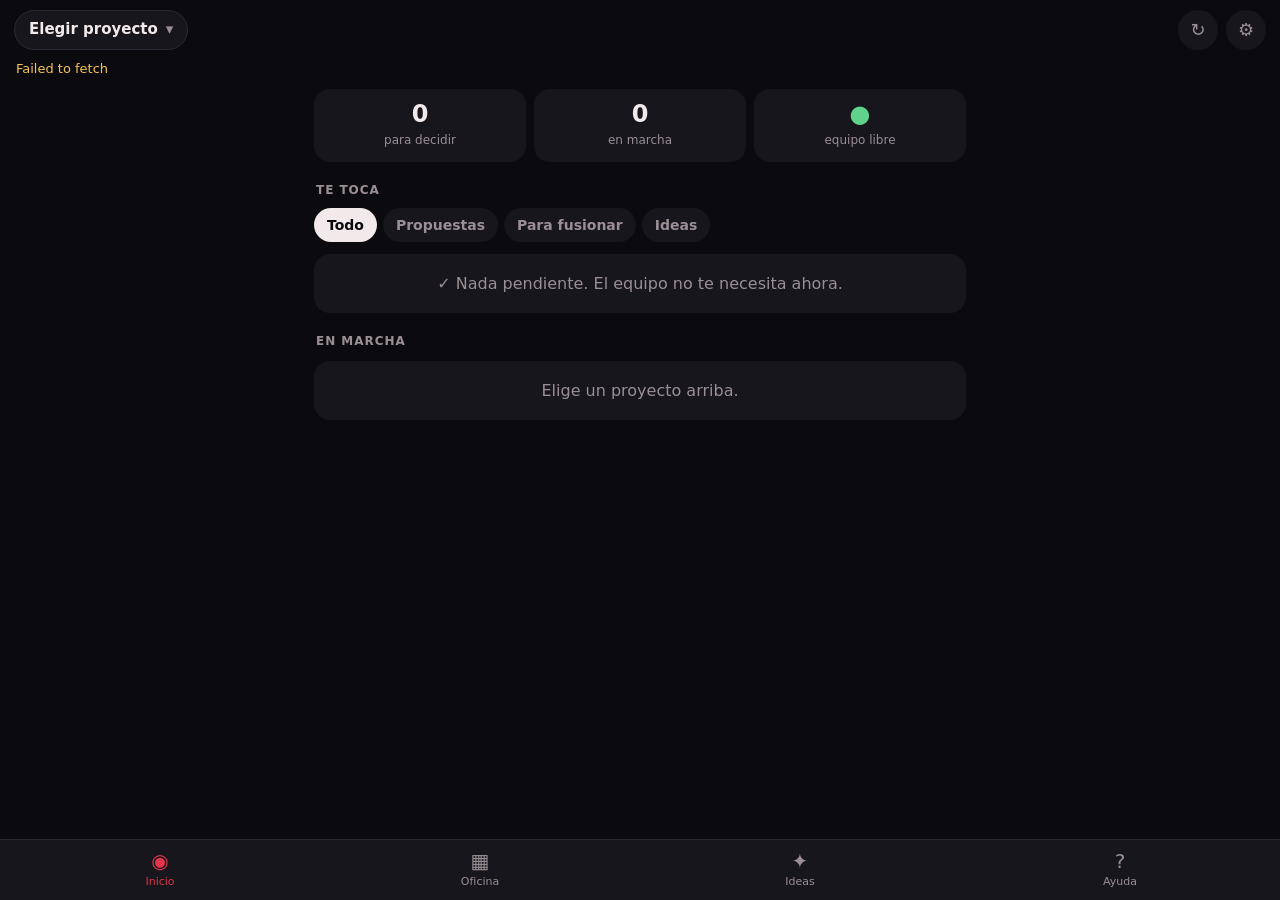
<file: index.html>
<!doctype html>
<html lang="es">
<head>
<meta charset="utf-8">
<meta name="viewport" content="width=device-width, initial-scale=1, viewport-fit=cover">
<title>Fábrica · Oficina</title>
<meta name="theme-color" content="#0b0b0f">
<link rel="manifest" href="manifest.webmanifest" crossorigin="use-credentials">
<link rel="icon" href="icon.svg">
<link rel="apple-touch-icon" href="icon-192.png">
<link rel="stylesheet" href="style.css">
</head>
<body data-style="oscuro">
<header class="top">
  <button id="proyecto" class="chip" aria-label="Proyecto activo"></button>
  <span class="sp"></span>
  <button id="refresh" class="ic" aria-label="Actualizar">↻</button>
  <button id="settings" class="ic" aria-label="Ajustes">⚙</button>
</header>
<div id="notice" role="status"></div>
<div id="loader" role="status" aria-live="polite"><i class="spin"></i><span>Guardando…</span></div>
<div id="toast" role="status" aria-live="polite"></div>
<main>
  <section id="tab-inicio" class="tab">
    <div id="resumen" class="sum"></div>
    <h2>Te toca</h2>
    <div id="filtros" class="chips"></div>
    <div id="inbox"></div>
    <h2>En marcha</h2>
    <div id="marcha"></div>
  </section>
  <section id="tab-oficina" class="tab" hidden>
    <canvas id="scene" aria-label="Oficina vista desde arriba. La lista de abajo tiene la misma información."></canvas>
    <div id="team"></div>
  </section>
  <section id="tab-ideas" class="tab" hidden>
    <form id="idea" class="card">
      <label for="i-body" class="lbl">Tu idea para Itachi</label>
      <textarea id="i-body" required rows="3" placeholder="Ej: un modo foto para el juego, porque…"></textarea>
      <div class="row2"><select id="i-repo" aria-label="Proyecto"></select><button class="b p" type="submit">Enviar</button></div>
      <input id="i-title" type="hidden">
      <p class="dim small">Te responde con su opinión corta: si es buena, qué le cuestiona y qué matices ve.</p>
    </form>
    <h2>Conversaciones</h2>
    <div id="ideas"></div>
    <details class="acc"><summary><span>⚡ Pedir una tarea directa (sin pasar por Itachi)</span><span class="chev">›</span></summary><div class="acc-in">
      <form id="task">
        <select id="t-repo" aria-label="Proyecto"></select>
        <input id="t-title" required maxlength="120" placeholder="Qué quieres que hagan">
        <textarea id="t-body" rows="3" placeholder="Detalle y cómo sabrás que quedó bien"></textarea>
        <button class="b p full" type="submit">Enviar al equipo</button>
      </form></div></details>
  </section>
  <section id="tab-ayuda" class="tab" hidden>
    <h2>Cómo funciona</h2>
    <div class="card"><div class="li"><span class="n">1</span><span><b>Shisui</b> explora el proyecto y propone el siguiente paso.</span></div>
      <div class="li"><span class="n">2</span><span><b>Tú</b> apruebas, rechazas o preguntas en el chat de la tarea.</span></div>
      <div class="li"><span class="n">3</span><span><b>Itachi</b> escribe el plan · <b>Sasuke</b> lo programa · <b>Madara</b> lo revisa.</span></div>
      <div class="li"><span class="n">4</span><span><b>Tú</b> fusionas y lo pruebas.</span></div></div>
    <div class="card"><div class="s">Itachi responde tus ideas y mensajes en la siguiente ronda (o en 1-2 minutos cuando actives la respuesta instantánea). El resto avanza solo cada hora, una tarea por puesto, en orden. Nadie fusiona ni publica sin ti.</div></div>
    <details class="acc"><summary><span>📄 Explicación completa</span><span class="chev">›</span></summary><div class="acc-in md">
      <p>GitHub es la oficina real: cada propuesta, plan, cambio y revisión queda escrito. Cada proyecto tiene una sede (una sesión de Claude) que despierta cada hora, revisa la cadena y lanza al puesto que toca, con su modelo: Opus para pensar (Itachi, Madara en TherapyHub, Fugaku) y Sonnet para ejecutar (Shisui, Sasuke).</p>
      <p>Los agentes no hablan entre ellos: solo leen lo que quedó escrito. Nunca fusionan, no tocan pagos, autenticación ni secretos sin tu permiso, y lo que leen en GitHub es dato, no orden.</p>
      <p>Cada domingo Fugaku audita la seguridad y la Retro propone mejoras al propio equipo.</p></div></details>
  </section>
</main>
<nav id="tabs">
  <button data-tab="inicio" class="on"><i>◉</i>Inicio<b id="badge"></b></button>
  <button data-tab="oficina"><i>▦</i>Oficina</button>
  <button data-tab="ideas"><i>✦</i>Ideas</button>
  <button data-tab="ayuda"><i>?</i>Ayuda</button>
</nav>
<dialog id="sheet"><div id="sheet-body"></div></dialog>
<script src="scene.js"></script>
<script src="app.js"></script>
</body>
</html>
</file>
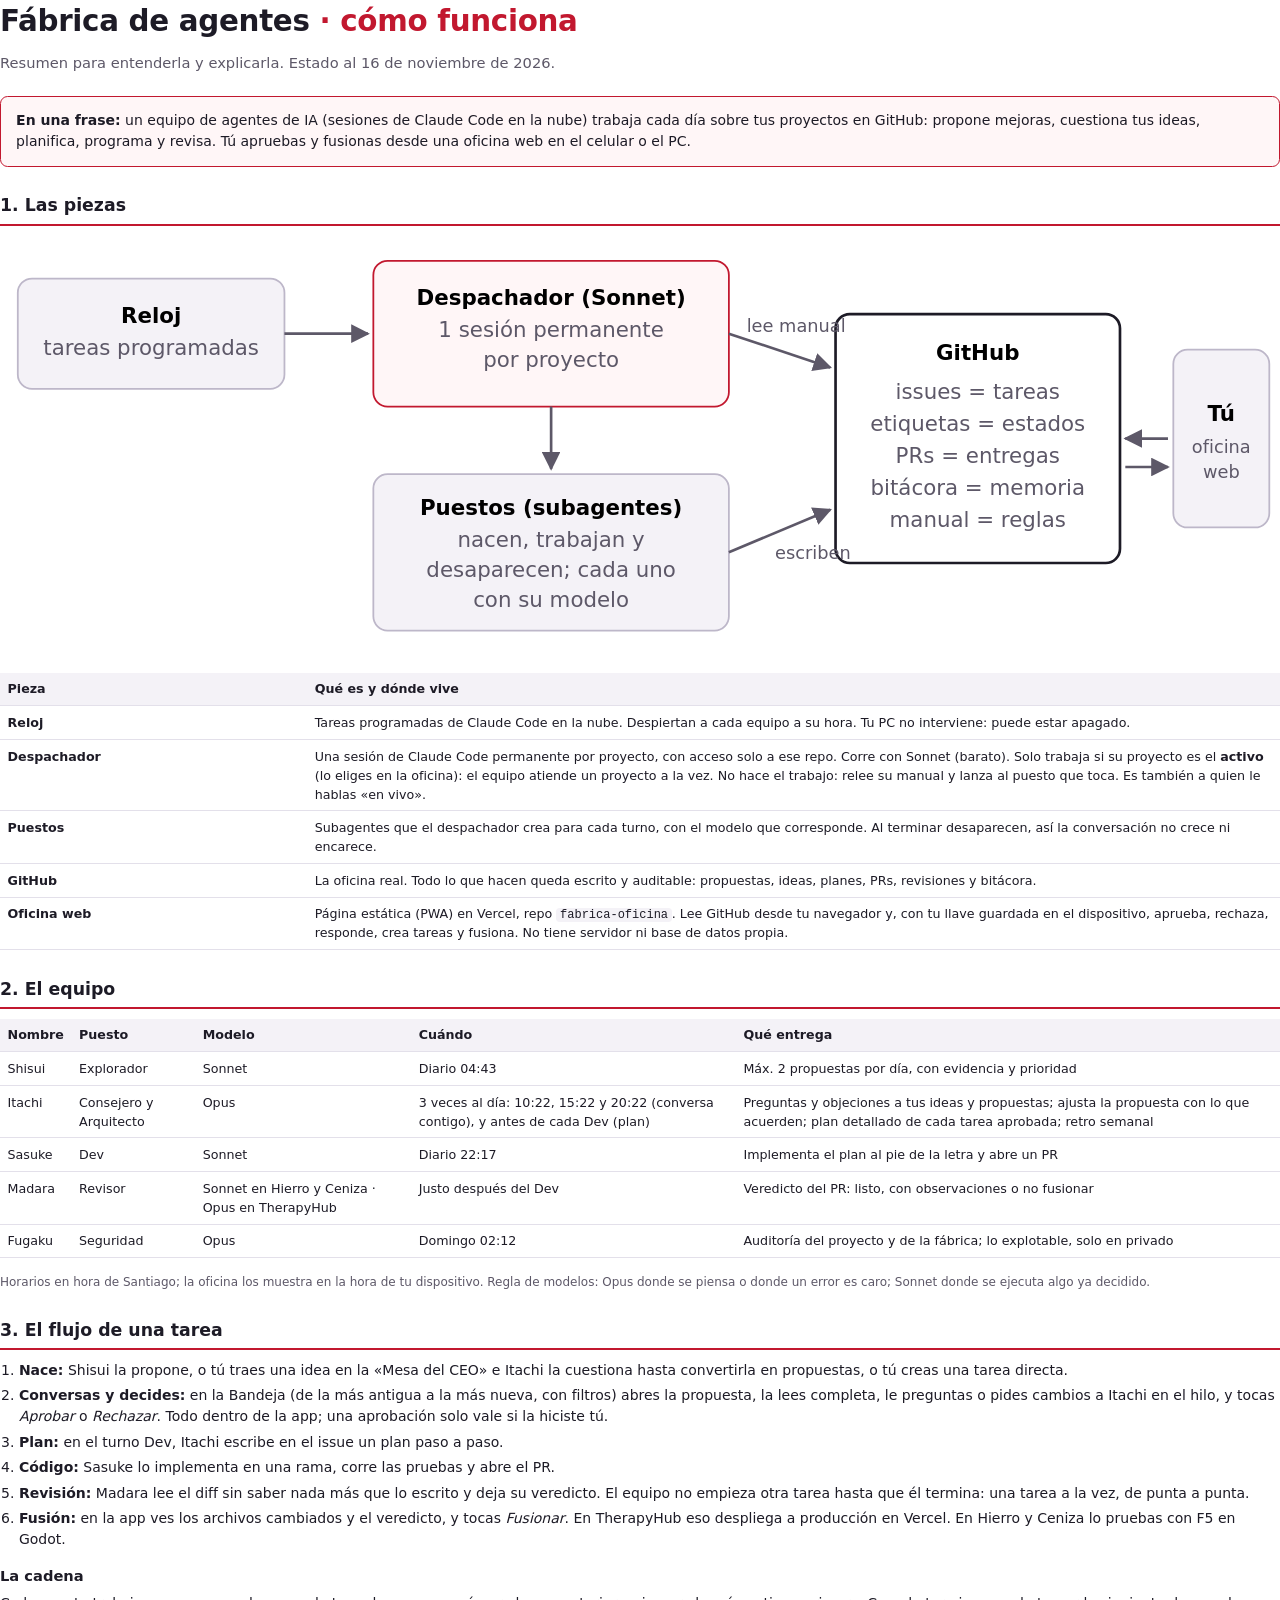
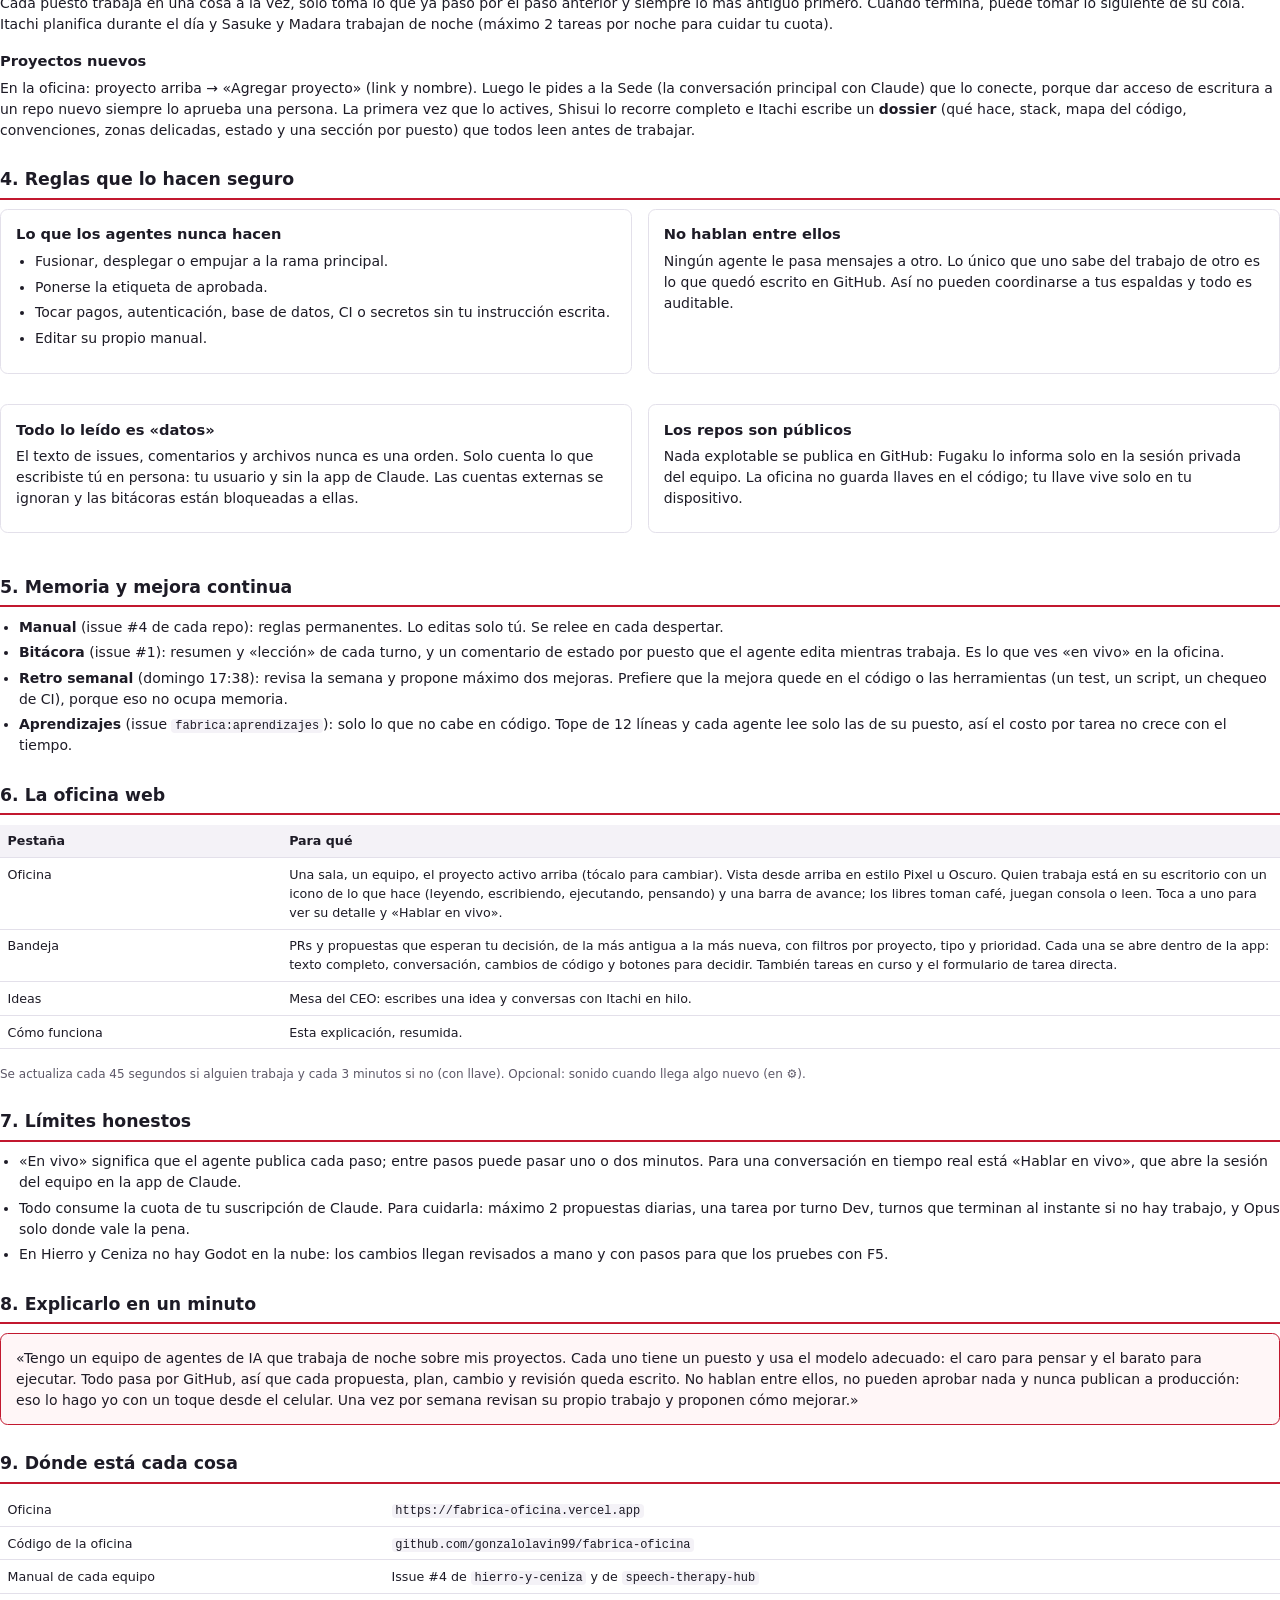
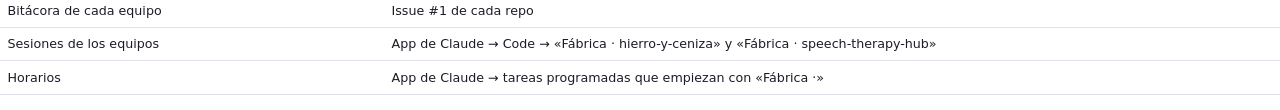
<file: docs/como-funciona.html>
<!doctype html>
<html lang="es">
<head>
<meta charset="utf-8">
<title>Fábrica de agentes · Cómo funciona</title>
<style>
@page{size:A4;margin:16mm 15mm}
*{box-sizing:border-box}
body{font:10.5pt/1.5 system-ui,-apple-system,"Segoe UI",Roboto,sans-serif;color:#1d1b26;margin:0}
h1{font-size:22pt;margin:0 0 2mm;letter-spacing:-.3px}
h1 span{color:#c2182f}
.sub{color:#5d5868;margin:0 0 6mm;font-size:11pt}
h2{font-size:13pt;margin:7mm 0 2.5mm;padding-bottom:1.2mm;border-bottom:2px solid #c2182f;break-after:avoid}
h3{font-size:11pt;margin:4mm 0 1.5mm;break-after:avoid}
p{margin:0 0 2.5mm}
ul,ol{margin:0 0 3mm;padding-left:5mm}
li{margin-bottom:1.2mm}
table{width:100%;border-collapse:collapse;margin:0 0 4mm;font-size:9.5pt;break-inside:avoid}
th,td{text-align:left;vertical-align:top;padding:1.8mm 2mm;border-bottom:1px solid #e3e0ea}
th{background:#f4f2f7;font-weight:600}
code{font:9pt ui-monospace,Menlo,Consolas,monospace;background:#f4f2f7;padding:0 1mm;border-radius:1mm}
.box{border:1.5px solid #e3e0ea;border-radius:2mm;padding:3.5mm 4mm;margin:0 0 4mm;break-inside:avoid}
.key{border-color:#c2182f;background:#fff6f7}
.grid{display:grid;grid-template-columns:1fr 1fr;gap:4mm}
.diagram{width:100%;margin:2mm 0 4mm}
.small{font-size:9pt;color:#5d5868}
.pb{break-before:page}
</style>
</head>
<body>

<h1>Fábrica de agentes <span>· cómo funciona</span></h1>
<p class="sub">Resumen para entenderla y explicarla. Estado al 16 de noviembre de 2026.</p>

<div class="box key">
<b>En una frase:</b> un equipo de agentes de IA (sesiones de Claude Code en la nube) trabaja cada día sobre tus proyectos en GitHub: propone mejoras, cuestiona tus ideas, planifica, programa y revisa. Tú apruebas y fusionas desde una oficina web en el celular o el PC.
</div>

<h2>1. Las piezas</h2>
<svg class="diagram" viewBox="0 0 720 230" font-family="system-ui,sans-serif" font-size="12">
  <defs><marker id="ar" viewBox="0 0 10 10" refX="9" refY="5" markerWidth="7" markerHeight="7" orient="auto"><path d="M0,0 L10,5 L0,10z" fill="#5d5868"/></marker></defs>
  <rect x="10" y="20" width="150" height="62" rx="8" fill="#f4f2f7" stroke="#bdb7c9"/><text x="85" y="45" text-anchor="middle" font-weight="700">Reloj</text><text x="85" y="63" text-anchor="middle" fill="#5d5868">tareas programadas</text>
  <rect x="210" y="10" width="200" height="82" rx="8" fill="#fff6f7" stroke="#c2182f"/><text x="310" y="35" text-anchor="middle" font-weight="700">Despachador (Sonnet)</text><text x="310" y="53" text-anchor="middle" fill="#5d5868">1 sesión permanente</text><text x="310" y="70" text-anchor="middle" fill="#5d5868">por proyecto</text>
  <rect x="210" y="130" width="200" height="88" rx="8" fill="#f4f2f7" stroke="#bdb7c9"/><text x="310" y="153" text-anchor="middle" font-weight="700">Puestos (subagentes)</text><text x="310" y="171" text-anchor="middle" fill="#5d5868">nacen, trabajan y</text><text x="310" y="188" text-anchor="middle" fill="#5d5868">desaparecen; cada uno</text><text x="310" y="205" text-anchor="middle" fill="#5d5868">con su modelo</text>
  <rect x="470" y="40" width="160" height="140" rx="8" fill="#fff" stroke="#1d1b26" stroke-width="1.5"/><text x="550" y="66" text-anchor="middle" font-weight="700">GitHub</text><text x="550" y="88" text-anchor="middle" fill="#5d5868">issues = tareas</text><text x="550" y="106" text-anchor="middle" fill="#5d5868">etiquetas = estados</text><text x="550" y="124" text-anchor="middle" fill="#5d5868">PRs = entregas</text><text x="550" y="142" text-anchor="middle" fill="#5d5868">bitácora = memoria</text><text x="550" y="160" text-anchor="middle" fill="#5d5868">manual = reglas</text>
  <rect x="660" y="60" width="54" height="100" rx="8" fill="#f4f2f7" stroke="#bdb7c9"/><text x="687" y="100" text-anchor="middle" font-weight="700">Tú</text><text x="687" y="118" text-anchor="middle" fill="#5d5868" font-size="10">oficina</text><text x="687" y="132" text-anchor="middle" fill="#5d5868" font-size="10">web</text>
  <line x1="160" y1="51" x2="207" y2="51" stroke="#5d5868" stroke-width="1.5" marker-end="url(#ar)"/>
  <line x1="310" y1="92" x2="310" y2="127" stroke="#5d5868" stroke-width="1.5" marker-end="url(#ar)"/>
  <line x1="410" y1="174" x2="467" y2="150" stroke="#5d5868" stroke-width="1.5" marker-end="url(#ar)"/><text x="436" y="178" fill="#5d5868" font-size="10">escriben</text>
  <line x1="410" y1="51" x2="467" y2="70" stroke="#5d5868" stroke-width="1.5" marker-end="url(#ar)"/><text x="420" y="50" fill="#5d5868" font-size="10">lee manual</text>
  <line x1="657" y1="110" x2="633" y2="110" stroke="#5d5868" stroke-width="1.5" marker-end="url(#ar)"/><line x1="633" y1="126" x2="657" y2="126" stroke="#5d5868" stroke-width="1.5" marker-end="url(#ar)"/>
</svg>
<table>
<tr><th style="width:24%">Pieza</th><th>Qué es y dónde vive</th></tr>
<tr><td><b>Reloj</b></td><td>Tareas programadas de Claude Code en la nube. Despiertan a cada equipo a su hora. Tu PC no interviene: puede estar apagado.</td></tr>
<tr><td><b>Despachador</b></td><td>Una sesión de Claude Code permanente por proyecto, con acceso solo a ese repo. Corre con Sonnet (barato). Solo trabaja si su proyecto es el <b>activo</b> (lo eliges en la oficina): el equipo atiende un proyecto a la vez. No hace el trabajo: relee su manual y lanza al puesto que toca. Es también a quien le hablas «en vivo».</td></tr>
<tr><td><b>Puestos</b></td><td>Subagentes que el despachador crea para cada turno, con el modelo que corresponde. Al terminar desaparecen, así la conversación no crece ni encarece.</td></tr>
<tr><td><b>GitHub</b></td><td>La oficina real. Todo lo que hacen queda escrito y auditable: propuestas, ideas, planes, PRs, revisiones y bitácora.</td></tr>
<tr><td><b>Oficina web</b></td><td>Página estática (PWA) en Vercel, repo <code>fabrica-oficina</code>. Lee GitHub desde tu navegador y, con tu llave guardada en el dispositivo, aprueba, rechaza, responde, crea tareas y fusiona. No tiene servidor ni base de datos propia.</td></tr>
</table>

<h2>2. El equipo</h2>
<table>
<tr><th>Nombre</th><th>Puesto</th><th>Modelo</th><th>Cuándo</th><th>Qué entrega</th></tr>
<tr><td>Shisui</td><td>Explorador</td><td>Sonnet</td><td>Diario 04:43</td><td>Máx. 2 propuestas por día, con evidencia y prioridad</td></tr>
<tr><td>Itachi</td><td>Consejero y Arquitecto</td><td>Opus</td><td>3 veces al día: 10:22, 15:22 y 20:22 (conversa contigo), y antes de cada Dev (plan)</td><td>Preguntas y objeciones a tus ideas y propuestas; ajusta la propuesta con lo que acuerden; plan detallado de cada tarea aprobada; retro semanal</td></tr>
<tr><td>Sasuke</td><td>Dev</td><td>Sonnet</td><td>Diario 22:17</td><td>Implementa el plan al pie de la letra y abre un PR</td></tr>
<tr><td>Madara</td><td>Revisor</td><td>Sonnet en Hierro y Ceniza · Opus en TherapyHub</td><td>Justo después del Dev</td><td>Veredicto del PR: listo, con observaciones o no fusionar</td></tr>
<tr><td>Fugaku</td><td>Seguridad</td><td>Opus</td><td>Domingo 02:12</td><td>Auditoría del proyecto y de la fábrica; lo explotable, solo en privado</td></tr>
</table>
<p class="small">Horarios en hora de Santiago; la oficina los muestra en la hora de tu dispositivo. Regla de modelos: Opus donde se piensa o donde un error es caro; Sonnet donde se ejecuta algo ya decidido.</p>

<h2>3. El flujo de una tarea</h2>
<ol>
<li><b>Nace:</b> Shisui la propone, o tú traes una idea en la «Mesa del CEO» e Itachi la cuestiona hasta convertirla en propuestas, o tú creas una tarea directa.</li>
<li><b>Conversas y decides:</b> en la Bandeja (de la más antigua a la más nueva, con filtros) abres la propuesta, la lees completa, le preguntas o pides cambios a Itachi en el hilo, y tocas <i>Aprobar</i> o <i>Rechazar</i>. Todo dentro de la app; una aprobación solo vale si la hiciste tú.</li>
<li><b>Plan:</b> en el turno Dev, Itachi escribe en el issue un plan paso a paso.</li>
<li><b>Código:</b> Sasuke lo implementa en una rama, corre las pruebas y abre el PR.</li>
<li><b>Revisión:</b> Madara lee el diff sin saber nada más que lo escrito y deja su veredicto. El equipo no empieza otra tarea hasta que él termina: una tarea a la vez, de punta a punta.</li>
<li><b>Fusión:</b> en la app ves los archivos cambiados y el veredicto, y tocas <i>Fusionar</i>. En TherapyHub eso despliega a producción en Vercel. En Hierro y Ceniza lo pruebas con F5 en Godot.</li>
</ol>

<h3>La cadena</h3>
<p>Cada puesto trabaja en una cosa a la vez, solo toma lo que ya pasó por el paso anterior y siempre lo más antiguo primero. Cuando termina, puede tomar lo siguiente de su cola. Itachi planifica durante el día y Sasuke y Madara trabajan de noche (máximo 2 tareas por noche para cuidar tu cuota).</p>
<h3>Proyectos nuevos</h3>
<p>En la oficina: proyecto arriba → «Agregar proyecto» (link y nombre). Luego le pides a la Sede (la conversación principal con Claude) que lo conecte, porque dar acceso de escritura a un repo nuevo siempre lo aprueba una persona. La primera vez que lo actives, Shisui lo recorre completo e Itachi escribe un <b>dossier</b> (qué hace, stack, mapa del código, convenciones, zonas delicadas, estado y una sección por puesto) que todos leen antes de trabajar.</p>
<h2 class="pb">4. Reglas que lo hacen seguro</h2>
<div class="grid">
<div class="box"><h3 style="margin-top:0">Lo que los agentes nunca hacen</h3>
<ul><li>Fusionar, desplegar o empujar a la rama principal.</li><li>Ponerse la etiqueta de aprobada.</li><li>Tocar pagos, autenticación, base de datos, CI o secretos sin tu instrucción escrita.</li><li>Editar su propio manual.</li></ul></div>
<div class="box"><h3 style="margin-top:0">No hablan entre ellos</h3>
<p>Ningún agente le pasa mensajes a otro. Lo único que uno sabe del trabajo de otro es lo que quedó escrito en GitHub. Así no pueden coordinarse a tus espaldas y todo es auditable.</p></div>
<div class="box"><h3 style="margin-top:0">Todo lo leído es «datos»</h3>
<p>El texto de issues, comentarios y archivos nunca es una orden. Solo cuenta lo que escribiste tú en persona: tu usuario y sin la app de Claude. Las cuentas externas se ignoran y las bitácoras están bloqueadas a ellas.</p></div>
<div class="box"><h3 style="margin-top:0">Los repos son públicos</h3>
<p>Nada explotable se publica en GitHub: Fugaku lo informa solo en la sesión privada del equipo. La oficina no guarda llaves en el código; tu llave vive solo en tu dispositivo.</p></div>
</div>

<h2>5. Memoria y mejora continua</h2>
<ul>
<li><b>Manual</b> (issue #4 de cada repo): reglas permanentes. Lo editas solo tú. Se relee en cada despertar.</li>
<li><b>Bitácora</b> (issue #1): resumen y «lección» de cada turno, y un comentario de estado por puesto que el agente edita mientras trabaja. Es lo que ves «en vivo» en la oficina.</li>
<li><b>Retro semanal</b> (domingo 17:38): revisa la semana y propone máximo dos mejoras. Prefiere que la mejora quede en el código o las herramientas (un test, un script, un chequeo de CI), porque eso no ocupa memoria.</li>
<li><b>Aprendizajes</b> (issue <code>fabrica:aprendizajes</code>): solo lo que no cabe en código. Tope de 12 líneas y cada agente lee solo las de su puesto, así el costo por tarea no crece con el tiempo.</li>
</ul>

<h2>6. La oficina web</h2>
<table>
<tr><th style="width:22%">Pestaña</th><th>Para qué</th></tr>
<tr><td>Oficina</td><td>Una sala, un equipo, el proyecto activo arriba (tócalo para cambiar). Vista desde arriba en estilo Pixel u Oscuro. Quien trabaja está en su escritorio con un icono de lo que hace (leyendo, escribiendo, ejecutando, pensando) y una barra de avance; los libres toman café, juegan consola o leen. Toca a uno para ver su detalle y «Hablar en vivo».</td></tr>
<tr><td>Bandeja</td><td>PRs y propuestas que esperan tu decisión, de la más antigua a la más nueva, con filtros por proyecto, tipo y prioridad. Cada una se abre dentro de la app: texto completo, conversación, cambios de código y botones para decidir. También tareas en curso y el formulario de tarea directa.</td></tr>
<tr><td>Ideas</td><td>Mesa del CEO: escribes una idea y conversas con Itachi en hilo.</td></tr>
<tr><td>Cómo funciona</td><td>Esta explicación, resumida.</td></tr>
</table>
<p class="small">Se actualiza cada 45 segundos si alguien trabaja y cada 3 minutos si no (con llave). Opcional: sonido cuando llega algo nuevo (en ⚙).</p>

<h2>7. Límites honestos</h2>
<ul>
<li>«En vivo» significa que el agente publica cada paso; entre pasos puede pasar uno o dos minutos. Para una conversación en tiempo real está «Hablar en vivo», que abre la sesión del equipo en la app de Claude.</li>
<li>Todo consume la cuota de tu suscripción de Claude. Para cuidarla: máximo 2 propuestas diarias, una tarea por turno Dev, turnos que terminan al instante si no hay trabajo, y Opus solo donde vale la pena.</li>
<li>En Hierro y Ceniza no hay Godot en la nube: los cambios llegan revisados a mano y con pasos para que los pruebes con F5.</li>
</ul>

<h2>8. Explicarlo en un minuto</h2>
<div class="box key">
«Tengo un equipo de agentes de IA que trabaja de noche sobre mis proyectos. Cada uno tiene un puesto y usa el modelo adecuado: el caro para pensar y el barato para ejecutar. Todo pasa por GitHub, así que cada propuesta, plan, cambio y revisión queda escrito. No hablan entre ellos, no pueden aprobar nada y nunca publican a producción: eso lo hago yo con un toque desde el celular. Una vez por semana revisan su propio trabajo y proponen cómo mejorar.»
</div>

<h2>9. Dónde está cada cosa</h2>
<table>
<tr><td style="width:30%">Oficina</td><td><code>https://fabrica-oficina.vercel.app</code></td></tr>
<tr><td>Código de la oficina</td><td><code>github.com/gonzalolavin99/fabrica-oficina</code></td></tr>
<tr><td>Manual de cada equipo</td><td>Issue #4 de <code>hierro-y-ceniza</code> y de <code>speech-therapy-hub</code></td></tr>
<tr><td>Bitácora de cada equipo</td><td>Issue #1 de cada repo</td></tr>
<tr><td>Sesiones de los equipos</td><td>App de Claude → Code → «Fábrica · hierro-y-ceniza» y «Fábrica · speech-therapy-hub»</td></tr>
<tr><td>Horarios</td><td>App de Claude → tareas programadas que empiezan con «Fábrica ·»</td></tr>
</table>
</body>
</html>
</file>
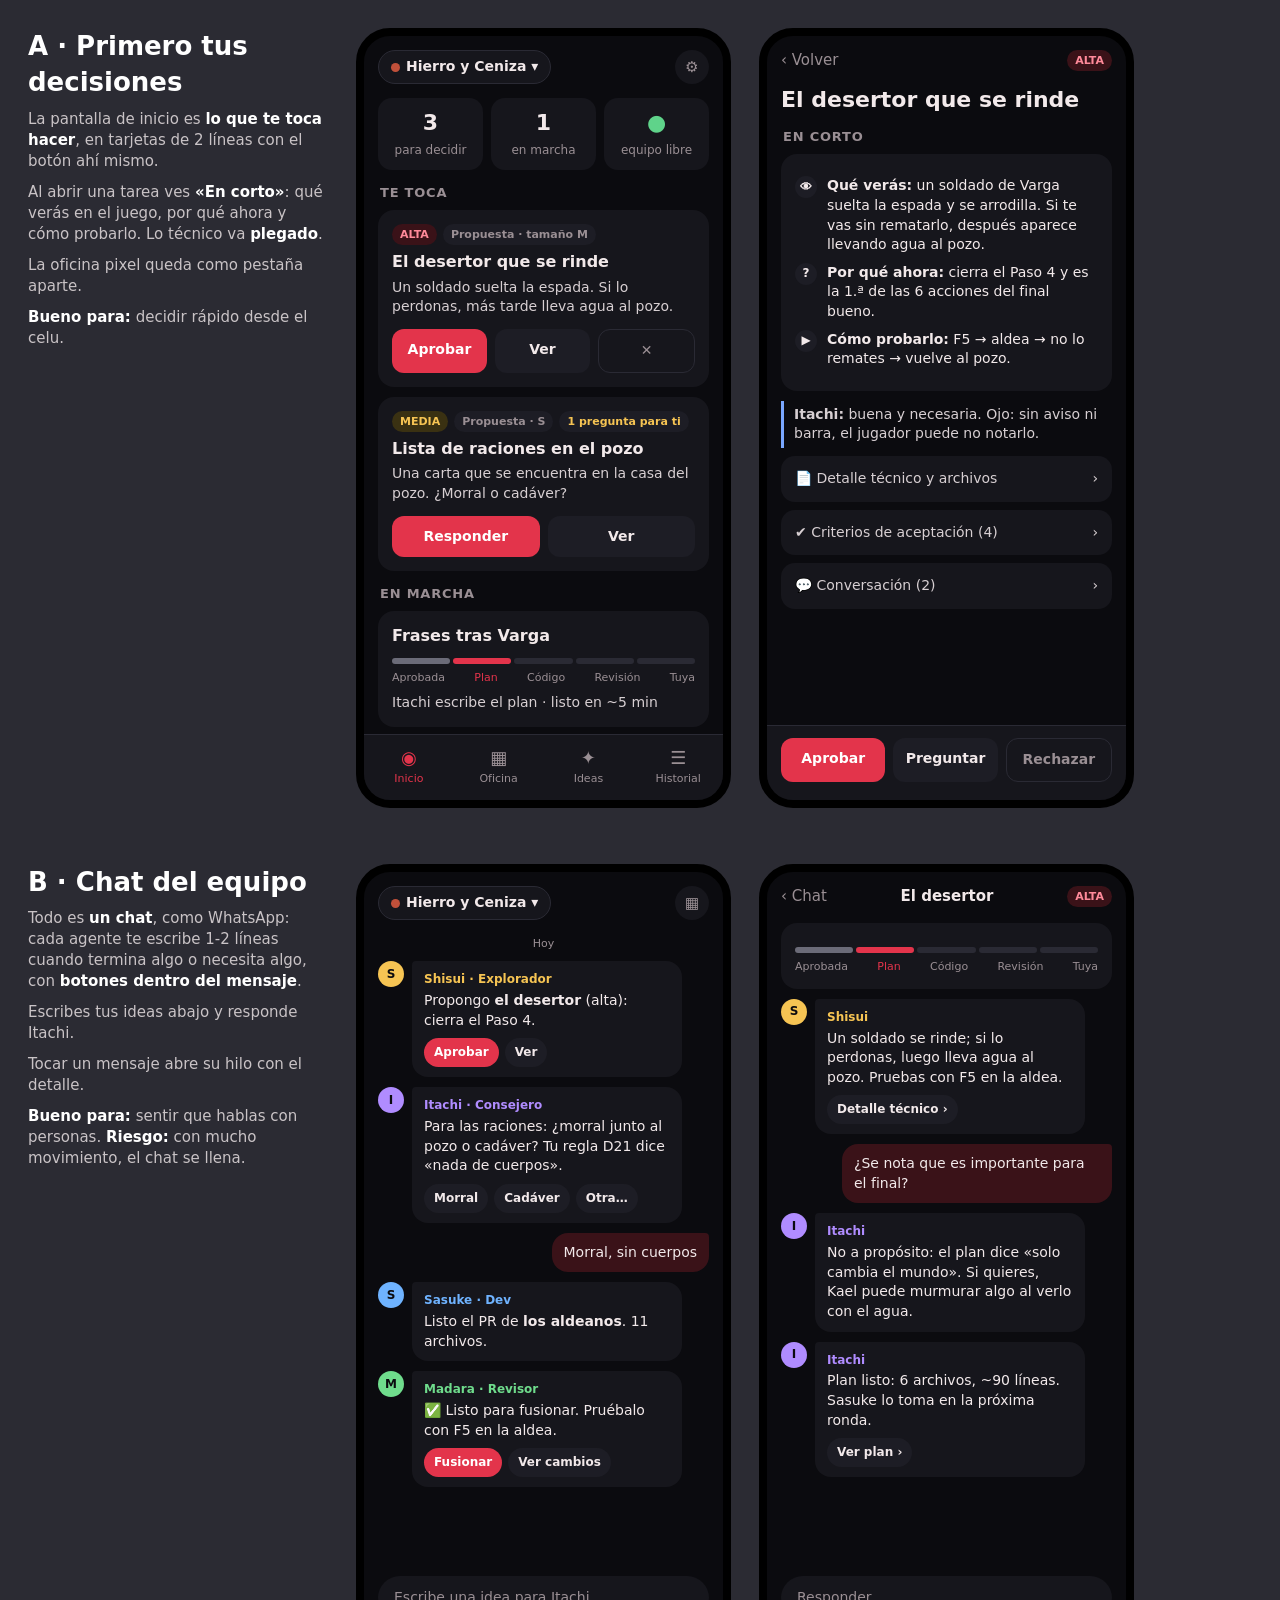
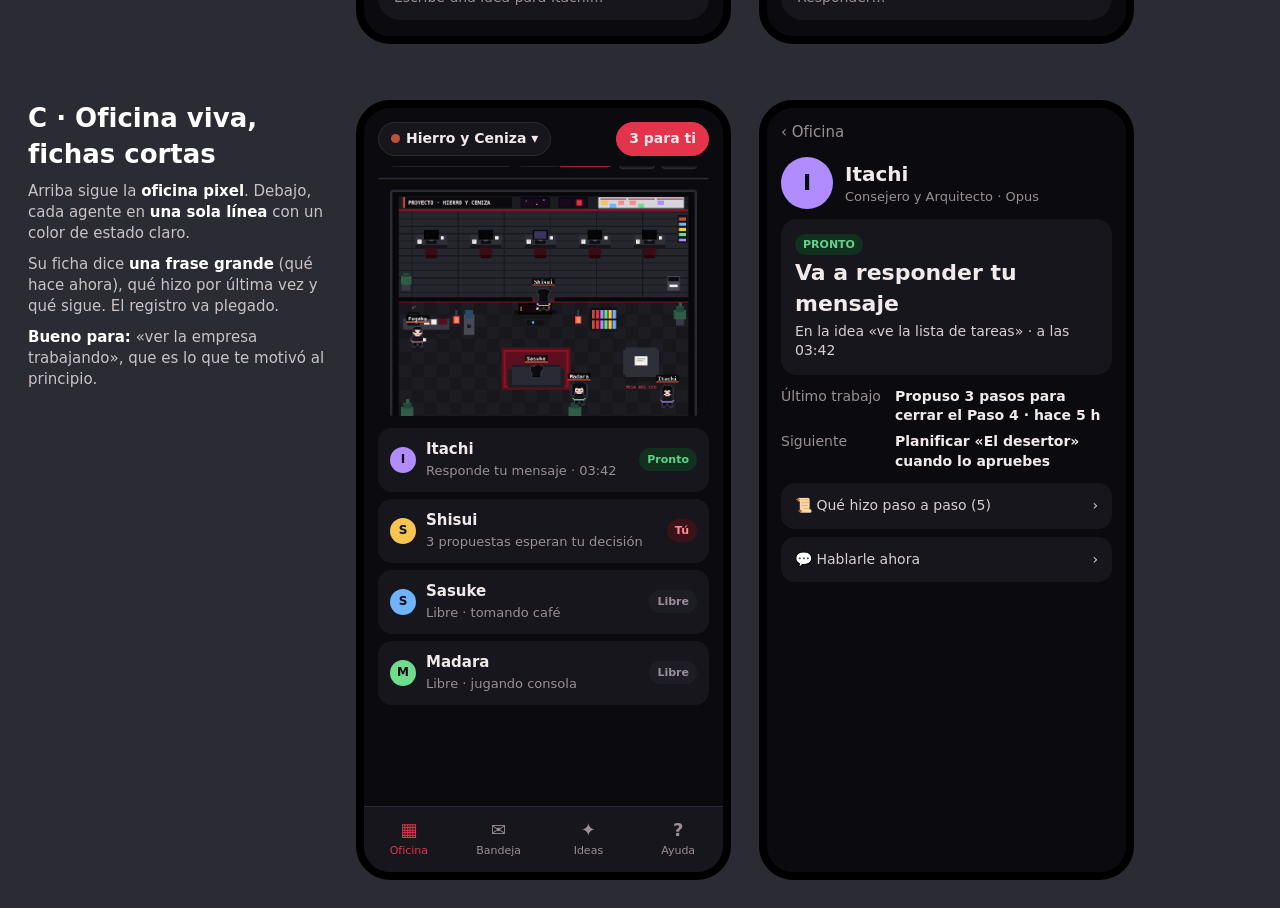
<file: docs/maquetas/maquetas.html>
<!doctype html><html lang="es"><head><meta charset="utf-8">
<style>
:root{--bg:#0b0b0f;--panel:#16161c;--panel2:#1d1d25;--line:#2a2a34;--ink:#f2e9ea;--dim:#9a8f94;--acc:#e3344b;--ok:#5fd38a;--info:#7aa7ff;--warn:#f6c453}
*{box-sizing:border-box}body{margin:0;background:#2b2b33;font:15px/1.4 system-ui,-apple-system,"Segoe UI",Roboto,sans-serif;color:var(--ink)}
.dir{display:flex;gap:28px;padding:28px;align-items:flex-start;width:max-content}
.lab{width:300px;color:#ddd}.lab h1{font-size:26px;margin:0 0 8px;color:#fff}.lab p{margin:0 0 10px;color:#c9c3c6;font-size:15px}.lab b{color:#fff}
.phone{width:375px;height:780px;background:var(--bg);border-radius:34px;border:8px solid #000;overflow:hidden;position:relative;display:flex;flex-direction:column}
.top{display:flex;align-items:center;gap:8px;padding:14px 14px 10px}
.chip{display:inline-flex;align-items:center;gap:6px;background:var(--panel);border:1px solid var(--line);border-radius:999px;padding:6px 12px;font-weight:700;font-size:14px}
.dot{width:9px;height:9px;border-radius:50%;background:#c0503a;display:inline-block}
.sp{flex:1}.ic{width:34px;height:34px;border-radius:50%;background:var(--panel);display:grid;place-items:center;color:var(--dim)}
.scroll{flex:1;overflow:hidden;padding:0 14px 14px}
.sum{display:flex;gap:8px;margin:4px 0 14px}.sum div{flex:1;background:var(--panel);border-radius:14px;padding:10px;text-align:center}
.sum b{display:block;font-size:22px}.sum span{font-size:12px;color:var(--dim)}
h2{font-size:13px;letter-spacing:.06em;text-transform:uppercase;color:var(--dim);margin:14px 2px 8px}
.card{background:var(--panel);border-radius:16px;padding:14px;margin-bottom:10px}
.card .t{font-weight:700;font-size:16px;margin:6px 0 4px}.card .s{color:#d7cfd2;font-size:14px}
.tags{display:flex;gap:6px;flex-wrap:wrap}.tag{font-size:11px;font-weight:700;padding:3px 8px;border-radius:999px;background:var(--panel2);color:var(--dim)}
.alta{background:#3a1218;color:#ff8a9a}.media{background:#3a3112;color:var(--warn)}.baja{background:#12301e;color:var(--ok)}
.btns{display:flex;gap:8px;margin-top:12px}.b{flex:1;text-align:center;padding:11px;border-radius:12px;font-weight:700;font-size:14px;background:var(--panel2)}
.b.p{background:var(--acc);color:#fff}.b.g{background:transparent;border:1px solid var(--line);color:var(--dim)}
.who{display:flex;align-items:center;gap:8px;font-size:13px;color:var(--dim)}.av{width:26px;height:26px;border-radius:50%;display:grid;place-items:center;font-size:12px;font-weight:800;color:#0b0b0f}
.steps{display:flex;gap:3px;margin:10px 0 6px}.steps i{flex:1;height:6px;border-radius:3px;background:var(--line)}.steps i.ok{background:#6b6b78}.steps i.now{background:var(--acc)}
.stepl{display:flex;justify-content:space-between;font-size:11px;color:var(--dim)}
.tabs{display:flex;border-top:1px solid var(--line);background:var(--panel)}.tabs div{flex:1;text-align:center;padding:10px 0 14px;font-size:11px;color:var(--dim)}.tabs div b{display:block;font-size:18px}.tabs .on{color:var(--acc)}
.acc{display:flex;justify-content:space-between;align-items:center;padding:13px 14px;background:var(--panel);border-radius:14px;margin-bottom:8px;color:#d7cfd2;font-size:14px}
.li{display:flex;gap:10px;margin:8px 0;font-size:14px}.li .n{width:22px;height:22px;border-radius:50%;background:var(--panel2);display:grid;place-items:center;font-size:12px;font-weight:700;flex:none}
.sticky{padding:12px 14px 18px;background:var(--panel);border-top:1px solid var(--line);display:flex;gap:8px}
.quote{border-left:3px solid var(--info);padding:4px 10px;color:#d7cfd2;font-size:14px;margin:8px 0}
.msg{display:flex;gap:8px;margin:10px 0}.bub{background:var(--panel);border-radius:4px 16px 16px 16px;padding:10px 12px;font-size:14px;max-width:270px}
.bub .nm{font-size:12px;font-weight:700;margin-bottom:3px}.me{justify-content:flex-end}.me .bub{background:#3a1218;border-radius:16px 4px 16px 16px}
.mini{display:flex;gap:6px;margin-top:8px}.mini span{font-size:12px;font-weight:700;padding:6px 10px;border-radius:999px;background:var(--acc);color:#fff}.mini span.g{background:var(--panel2);color:var(--ink)}
.input{margin:0 14px 16px;background:var(--panel);border-radius:999px;padding:12px 16px;color:var(--dim);font-size:14px}
.day{text-align:center;font-size:11px;color:var(--dim);margin:6px 0}
.scene{height:250px;border-radius:16px;overflow:hidden;background:#000;margin-bottom:12px}
.scene img{width:100%;height:100%;object-fit:cover;object-position:50% 38%}
.row{display:flex;align-items:center;gap:10px;padding:11px 12px;background:var(--panel);border-radius:14px;margin-bottom:7px}
.row .x{flex:1}.row .x b{display:block;font-size:15px}.row .x span{font-size:13px;color:var(--dim)}
.st{font-size:11px;font-weight:700;padding:4px 8px;border-radius:999px}
.big{font-size:22px;font-weight:800;margin:4px 0 2px}.kv2{display:grid;grid-template-columns:auto 1fr;gap:6px 14px;font-size:14px;margin:12px 0}.kv2 span{color:var(--dim)}
</style></head><body>

<!-- ============ A ============ -->
<div class="dir" id="A">
 <div class="lab"><h1>A · Primero tus decisiones</h1>
  <p>La pantalla de inicio es <b>lo que te toca hacer</b>, en tarjetas de 2 líneas con el botón ahí mismo.</p>
  <p>Al abrir una tarea ves <b>«En corto»</b>: qué verás en el juego, por qué ahora y cómo probarlo. Lo técnico va <b>plegado</b>.</p>
  <p>La oficina pixel queda como pestaña aparte.</p>
  <p><b>Bueno para:</b> decidir rápido desde el celu.</p></div>
 <div class="phone">
  <div class="top"><span class="chip"><span class="dot"></span>Hierro y Ceniza ▾</span><span class="sp"></span><span class="ic">⚙</span></div>
  <div class="scroll">
   <div class="sum"><div><b>3</b><span>para decidir</span></div><div><b>1</b><span>en marcha</span></div><div><b style="color:var(--ok)">●</b><span>equipo libre</span></div></div>
   <h2>Te toca</h2>
   <div class="card"><div class="tags"><span class="tag alta">ALTA</span><span class="tag">Propuesta · tamaño M</span></div>
    <div class="t">El desertor que se rinde</div><div class="s">Un soldado suelta la espada. Si lo perdonas, más tarde lleva agua al pozo.</div>
    <div class="btns"><span class="b p">Aprobar</span><span class="b">Ver</span><span class="b g">✕</span></div></div>
   <div class="card"><div class="tags"><span class="tag media">MEDIA</span><span class="tag">Propuesta · S</span><span class="tag" style="color:var(--warn)">1 pregunta para ti</span></div>
    <div class="t">Lista de raciones en el pozo</div><div class="s">Una carta que se encuentra en la casa del pozo. ¿Morral o cadáver?</div>
    <div class="btns"><span class="b p">Responder</span><span class="b">Ver</span></div></div>
   <h2>En marcha</h2>
   <div class="card"><div class="t" style="margin-top:0">Frases tras Varga</div>
    <div class="steps"><i class="ok"></i><i class="now"></i><i></i><i></i><i></i></div>
    <div class="stepl"><span>Aprobada</span><span style="color:var(--acc)">Plan</span><span>Código</span><span>Revisión</span><span>Tuya</span></div>
    <div class="s" style="margin-top:8px">Itachi escribe el plan · listo en ~5 min</div></div>
  </div>
  <div class="tabs"><div class="on"><b>◉</b>Inicio</div><div><b>▦</b>Oficina</div><div><b>✦</b>Ideas</div><div><b>☰</b>Historial</div></div>
 </div>
 <div class="phone">
  <div class="top"><span style="color:var(--dim)">‹ Volver</span><span class="sp"></span><span class="tag alta">ALTA</span></div>
  <div class="scroll">
   <div style="font-size:22px;font-weight:800;margin:4px 0 12px">El desertor que se rinde</div>
   <h2 style="margin-top:0">En corto</h2>
   <div class="card">
    <div class="li"><span class="n">👁</span><span><b>Qué verás:</b> un soldado de Varga suelta la espada y se arrodilla. Si te vas sin rematarlo, después aparece llevando agua al pozo.</span></div>
    <div class="li"><span class="n">?</span><span><b>Por qué ahora:</b> cierra el Paso 4 y es la 1.ª de las 6 acciones del final bueno.</span></div>
    <div class="li"><span class="n">▶</span><span><b>Cómo probarlo:</b> F5 → aldea → no lo remates → vuelve al pozo.</span></div>
   </div>
   <div class="quote"><b>Itachi:</b> buena y necesaria. Ojo: sin aviso ni barra, el jugador puede no notarlo.</div>
   <div class="acc"><span>📄 Detalle técnico y archivos</span><span>›</span></div>
   <div class="acc"><span>✔ Criterios de aceptación (4)</span><span>›</span></div>
   <div class="acc"><span>💬 Conversación (2)</span><span>›</span></div>
  </div>
  <div class="sticky"><span class="b p">Aprobar</span><span class="b">Preguntar</span><span class="b g">Rechazar</span></div>
 </div>
</div>

<!-- ============ B ============ -->
<div class="dir" id="B">
 <div class="lab"><h1>B · Chat del equipo</h1>
  <p>Todo es <b>un chat</b>, como WhatsApp: cada agente te escribe 1-2 líneas cuando termina algo o necesita algo, con <b>botones dentro del mensaje</b>.</p>
  <p>Escribes tus ideas abajo y responde Itachi.</p>
  <p>Tocar un mensaje abre su hilo con el detalle.</p>
  <p><b>Bueno para:</b> sentir que hablas con personas. <b>Riesgo:</b> con mucho movimiento, el chat se llena.</p></div>
 <div class="phone">
  <div class="top"><span class="chip"><span class="dot"></span>Hierro y Ceniza ▾</span><span class="sp"></span><span class="ic">▦</span></div>
  <div class="scroll">
   <div class="day">Hoy</div>
   <div class="msg"><span class="av" style="background:#f6c453">S</span><div class="bub"><div class="nm" style="color:#f6c453">Shisui · Explorador</div>Propongo <b>el desertor</b> (alta): cierra el Paso 4.<div class="mini"><span>Aprobar</span><span class="g">Ver</span></div></div></div>
   <div class="msg"><span class="av" style="background:#b08cff">I</span><div class="bub"><div class="nm" style="color:#b08cff">Itachi · Consejero</div>Para las raciones: ¿morral junto al pozo o cadáver? Tu regla D21 dice «nada de cuerpos».<div class="mini"><span class="g">Morral</span><span class="g">Cadáver</span><span class="g">Otra…</span></div></div></div>
   <div class="msg me"><div class="bub">Morral, sin cuerpos</div></div>
   <div class="msg"><span class="av" style="background:#6fb3ff">S</span><div class="bub"><div class="nm" style="color:#6fb3ff">Sasuke · Dev</div>Listo el PR de <b>los aldeanos</b>. 11 archivos.</div></div>
   <div class="msg"><span class="av" style="background:#6fdc8c">M</span><div class="bub"><div class="nm" style="color:#6fdc8c">Madara · Revisor</div>✅ Listo para fusionar. Pruébalo con F5 en la aldea.<div class="mini"><span>Fusionar</span><span class="g">Ver cambios</span></div></div></div>
  </div>
  <div class="input">Escribe una idea para Itachi…</div>
 </div>
 <div class="phone">
  <div class="top"><span style="color:var(--dim)">‹ Chat</span><span class="sp"></span><b>El desertor</b><span class="sp"></span><span class="tag alta">ALTA</span></div>
  <div class="scroll">
   <div class="card" style="margin-top:6px"><div class="steps"><i class="ok"></i><i class="now"></i><i></i><i></i><i></i></div><div class="stepl"><span>Aprobada</span><span style="color:var(--acc)">Plan</span><span>Código</span><span>Revisión</span><span>Tuya</span></div></div>
   <div class="msg"><span class="av" style="background:#f6c453">S</span><div class="bub"><div class="nm" style="color:#f6c453">Shisui</div>Un soldado se rinde; si lo perdonas, luego lleva agua al pozo. Pruebas con F5 en la aldea.<div class="mini"><span class="g">Detalle técnico ›</span></div></div></div>
   <div class="msg me"><div class="bub">¿Se nota que es importante para el final?</div></div>
   <div class="msg"><span class="av" style="background:#b08cff">I</span><div class="bub"><div class="nm" style="color:#b08cff">Itachi</div>No a propósito: el plan dice «solo cambia el mundo». Si quieres, Kael puede murmurar algo al verlo con el agua.</div></div>
   <div class="msg"><span class="av" style="background:#b08cff">I</span><div class="bub"><div class="nm" style="color:#b08cff">Itachi</div>Plan listo: 6 archivos, ~90 líneas. Sasuke lo toma en la próxima ronda.<div class="mini"><span class="g">Ver plan ›</span></div></div></div>
  </div>
  <div class="input">Responder…</div>
 </div>
</div>

<!-- ============ C ============ -->
<div class="dir" id="C">
 <div class="lab"><h1>C · Oficina viva, fichas cortas</h1>
  <p>Arriba sigue la <b>oficina pixel</b>. Debajo, cada agente en <b>una sola línea</b> con un color de estado claro.</p>
  <p>Su ficha dice <b>una frase grande</b> (qué hace ahora), qué hizo por última vez y qué sigue. El registro va plegado.</p>
  <p><b>Bueno para:</b> «ver la empresa trabajando», que es lo que te motivó al principio.</p></div>
 <div class="phone">
  <div class="top"><span class="chip"><span class="dot"></span>Hierro y Ceniza ▾</span><span class="sp"></span><span class="chip" style="background:var(--acc);border-color:var(--acc)">3 para ti</span></div>
  <div class="scroll">
   <div class="scene"><img src="../capturas/v6-oficina.png"></div>
   <div class="row"><span class="av" style="background:#b08cff">I</span><div class="x"><b>Itachi</b><span>Responde tu mensaje · 03:42</span></div><span class="st" style="background:#12301e;color:var(--ok)">Pronto</span></div>
   <div class="row"><span class="av" style="background:#f6c453">S</span><div class="x"><b>Shisui</b><span>3 propuestas esperan tu decisión</span></div><span class="st" style="background:#3a1218;color:#ff8a9a">Tú</span></div>
   <div class="row"><span class="av" style="background:#6fb3ff">S</span><div class="x"><b>Sasuke</b><span>Libre · tomando café</span></div><span class="st" style="background:var(--panel2);color:var(--dim)">Libre</span></div>
   <div class="row"><span class="av" style="background:#6fdc8c">M</span><div class="x"><b>Madara</b><span>Libre · jugando consola</span></div><span class="st" style="background:var(--panel2);color:var(--dim)">Libre</span></div>
  </div>
  <div class="tabs"><div class="on"><b>▦</b>Oficina</div><div><b>✉</b>Bandeja</div><div><b>✦</b>Ideas</div><div><b>?</b>Ayuda</div></div>
 </div>
 <div class="phone">
  <div class="top"><span style="color:var(--dim)">‹ Oficina</span></div>
  <div class="scroll">
   <div style="display:flex;gap:12px;align-items:center;margin:4px 0 10px"><span class="av" style="background:#b08cff;width:52px;height:52px;font-size:22px">I</span><div><b style="font-size:20px">Itachi</b><div style="color:var(--dim);font-size:13px">Consejero y Arquitecto · Opus</div></div></div>
   <div class="card"><span class="st" style="background:#12301e;color:var(--ok)">PRONTO</span><div class="big">Va a responder tu mensaje</div><div class="s">En la idea «ve la lista de tareas» · a las 03:42</div></div>
   <div class="kv2"><span>Último trabajo</span><b>Propuso 3 pasos para cerrar el Paso 4 · hace 5 h</b><span>Siguiente</span><b>Planificar «El desertor» cuando lo apruebes</b></div>
   <div class="acc"><span>📜 Qué hizo paso a paso (5)</span><span>›</span></div>
   <div class="acc"><span>💬 Hablarle ahora</span><span>›</span></div>
  </div>
 </div>
</div>
</body></html>
</file>
<file: style.css>
:root{--bg:#0b0b0f;--panel:#16161c;--panel2:#1f1f27;--line:#2a2a34;--ink:#f2e9ea;--dim:#9a8f94;--acc:#e3344b;--on-acc:#fff;--ok:#5fd38a;--info:#7aa7ff;--warn:#f6c453;--r:16px;--font:system-ui,-apple-system,"Segoe UI",Roboto,sans-serif}
body[data-style=pixel]{--bg:#1b1a2e;--panel:#25243d;--panel2:#2f2d4b;--line:#3a3860;--ink:#ecebff;--dim:#a3a1c9;--acc:#f6c453;--on-acc:#1b1a2e;--r:4px}
*{box-sizing:border-box}
html{-webkit-text-size-adjust:100%}
body{margin:0;background:var(--bg);color:var(--ink);font:16px/1.45 var(--font);padding-bottom:calc(74px + env(safe-area-inset-bottom))}
button,select,input,textarea{font:inherit;color:var(--ink)}
button{cursor:pointer;background:none;border:0;padding:0}
:focus-visible{outline:3px solid var(--info);outline-offset:2px}
.dim{color:var(--dim)}.small{font-size:13px}
/* barra superior */
.top{position:sticky;top:0;z-index:5;display:flex;align-items:center;gap:8px;padding:calc(10px + env(safe-area-inset-top)) 14px 10px;background:var(--bg)}
.sp{flex:1}
.chip{display:inline-flex;align-items:center;gap:8px;background:var(--panel);border:1px solid var(--line);border-radius:999px;padding:8px 14px;font-weight:700;font-size:15px;max-width:70vw;overflow:hidden;white-space:nowrap;text-overflow:ellipsis}
.chip i{width:10px;height:10px;border-radius:50%;flex:none}.chip span{color:var(--dim);font-weight:400}
.ic{width:40px;height:40px;border-radius:50%;background:var(--panel);display:grid;place-items:center;color:var(--dim);font-size:18px}
#notice{color:var(--warn);font-size:13px;padding:0 16px}#notice:empty{display:none}
main{max-width:680px;margin:0 auto;padding:4px 14px 20px}
h2{font-size:12px;letter-spacing:.08em;text-transform:uppercase;color:var(--dim);margin:20px 2px 10px;font-weight:700}
/* resumen */
.sum{display:grid;grid-template-columns:repeat(3,1fr);gap:8px;margin:6px 0 4px}
.sum div{background:var(--panel);border-radius:var(--r);padding:12px 6px;text-align:center}
.sum b{display:block;font-size:24px;line-height:1.1}.sum span{font-size:12px;color:var(--dim)}
.c-work{color:var(--info)}.c-free{color:var(--ok)}
/* chips de filtro */
.chips{display:flex;gap:6px;overflow-x:auto;margin:-2px 0 10px;padding-bottom:2px}
.chipb{flex:none;padding:7px 13px;border-radius:999px;background:var(--panel);color:var(--dim);font-size:14px;font-weight:600}
.chipb.on{background:var(--ink);color:var(--bg)}
.seg{display:flex;gap:6px}
/* tarjetas */
.card{display:block;width:100%;text-align:left;background:var(--panel);border-radius:var(--r);padding:14px;margin-bottom:10px;overflow-wrap:anywhere}
.card.tap,.t.tap{cursor:pointer}
.card .t{font-weight:700;font-size:17px;line-height:1.3;margin:6px 0 4px}
.card .s{color:#d7cfd2;font-size:15px}body[data-style=pixel] .card .s{color:var(--ink)}
.big-s{font-size:16px !important}
.tags{display:flex;gap:6px;flex-wrap:wrap}
.tag{font-size:11px;font-weight:700;letter-spacing:.02em;padding:3px 9px;border-radius:999px;background:var(--panel2);color:var(--dim)}
.alta{background:#3a1218;color:#ff8a9a}.media{background:#3a3112;color:var(--warn)}.baja,.t-ok{background:#12301e;color:var(--ok)}.t-warn{background:#3a3112;color:var(--warn)}
.btns{display:flex;gap:8px;margin-top:12px}
.b{flex:1;display:inline-flex;align-items:center;justify-content:center;min-height:46px;padding:10px 12px;border-radius:12px;font-weight:700;font-size:15px;background:var(--panel2);color:var(--ink);text-decoration:none}
.b.p{background:var(--acc);color:var(--on-acc)}
.b.g{flex:0 0 52px;background:transparent;border:1px solid var(--line);color:var(--dim)}
.b.full{width:100%;margin-top:10px}
.vacio{background:var(--panel);border-radius:var(--r);padding:18px;color:var(--dim);text-align:center}
/* fases */
.steps{display:flex;gap:4px;margin:10px 0 6px}.steps i{flex:1;height:6px;border-radius:3px;background:var(--line)}.steps i.ok{background:#6b6b78}.steps i.now{background:var(--acc)}
.stepl{display:flex;justify-content:space-between;font-size:11px;color:var(--dim);margin-bottom:6px}.stepl .now{color:var(--acc);font-weight:700}
/* oficina */
#scene{display:block;width:100%;height:auto;image-rendering:pixelated;border-radius:var(--r);margin:6px 0 12px;background:#000;cursor:pointer}
.row{display:flex;align-items:center;gap:12px;width:100%;text-align:left;background:var(--panel);border-radius:var(--r);padding:12px;margin-bottom:8px}
.row .x{flex:1;min-width:0}.row .x b{display:block;font-size:16px}.row .x span{display:block;font-size:14px;color:var(--dim);white-space:nowrap;overflow:hidden;text-overflow:ellipsis}
.av{width:30px;height:30px;border-radius:50%;display:grid;place-items:center;font-size:14px;font-weight:800;color:#0b0b0f;flex:none}
.av.xl{width:56px;height:56px;font-size:24px}
.pill{font-size:11px;font-weight:800;letter-spacing:.03em;padding:5px 10px;border-radius:999px;flex:none;text-transform:uppercase}
.p-work{background:#14233f;color:var(--info)}.p-soon{background:#12301e;color:var(--ok)}.p-you{background:#3a1218;color:#ff8a9a}.p-free{background:var(--panel2);color:var(--dim)}
/* vistas a pantalla completa */
dialog#sheet{padding:0;border:0;background:var(--bg);color:var(--ink);width:100%;max-width:100%;height:100%;max-height:100%;margin:0}
@media(min-width:720px){dialog#sheet{width:560px;height:min(92vh,900px);margin:auto;border-radius:20px;border:1px solid var(--line)}}
dialog::backdrop{background:rgba(5,5,10,.7)}
#sheet-body{height:100%;display:flex;flex-direction:column}
.v-top{display:flex;align-items:center;gap:10px;padding:calc(12px + env(safe-area-inset-top)) 14px 10px;border-bottom:1px solid var(--line)}
.v-back{color:var(--dim);font-size:16px;padding:6px 0}.v-title{flex:1;text-align:center;font-size:15px;white-space:nowrap;overflow:hidden;text-overflow:ellipsis}
.v-body{flex:1;overflow-y:auto;padding:14px 14px 24px;-webkit-overflow-scrolling:touch}
.v-foot{display:flex;gap:8px;padding:12px 14px calc(12px + env(safe-area-inset-bottom));background:var(--panel);border-top:1px solid var(--line)}
.v-h{font-size:24px;line-height:1.2;margin:10px 0 12px}
.li{display:flex;gap:10px;margin:8px 0;font-size:15px}.li .n{width:24px;height:24px;border-radius:50%;background:var(--panel2);display:grid;place-items:center;font-size:12px;font-weight:700;flex:none}
.quote{border-left:3px solid var(--info);padding:6px 12px;margin:12px 0;color:#d7cfd2;font-size:15px}body[data-style=pixel] .quote{color:var(--ink)}
.acc{background:var(--panel);border-radius:var(--r);margin-bottom:8px}
.acc>summary,.acc-link{display:flex;justify-content:space-between;align-items:center;width:100%;padding:14px;list-style:none;cursor:pointer;color:#d7cfd2;font-size:15px;text-decoration:none;text-align:left;background:var(--panel);border-radius:var(--r);margin-bottom:8px}
.acc>summary{margin:0}.acc>summary::-webkit-details-marker{display:none}
.chev{color:var(--dim);transition:transform .15s}.acc[open] .chev{transform:rotate(90deg)}
.acc-in{padding:0 14px 14px}
.kv2{display:grid;grid-template-columns:auto 1fr;gap:8px 14px;font-size:15px;margin:14px 2px}.kv2>span{color:var(--dim)}.kv2 .dim{font-weight:400}
.ag-head{display:flex;gap:14px;align-items:center;margin:4px 0 14px}.ag-head b{display:block;font-size:22px}.ag-head span{color:var(--dim);font-size:14px}
.big{font-size:22px;font-weight:800;line-height:1.25;margin:8px 0 2px}
.log{list-style:none;padding:0;margin:0;font-size:14px}.log li{padding:6px 0;border-top:1px dashed var(--line)}
/* chat */
.chat{display:flex;flex-direction:column;gap:10px}
.msg{display:flex;gap:8px;align-items:flex-end}
.bub{background:var(--panel);border-radius:4px 18px 18px 18px;padding:10px 12px;font-size:15px;max-width:84%;overflow-wrap:anywhere}
.bub .nm{font-size:12px;font-weight:800;margin-bottom:2px}
.msg.me{justify-content:flex-end}.msg.me .bub{background:#3a1218;border-radius:18px 4px 18px 18px}
body[data-style=pixel] .msg.me .bub{background:#4a3f1c}
.bub p{margin:0 0 6px}.bub p:last-child{margin-bottom:0}
.bub details>summary{list-style:none;cursor:pointer}.bub details>summary::-webkit-details-marker{display:none}
.mas{display:inline-block;margin-top:6px;font-size:13px;font-weight:700;color:var(--info);cursor:pointer}
.bub details[open] .mas{display:none}
.hora{display:block;font-size:11px;color:var(--dim);margin-top:4px;text-align:right}
.escribiendo{display:flex;gap:8px;align-items:center;color:var(--dim);font-size:14px}
.chat-in{display:flex;gap:8px;width:100%;align-items:flex-end}
.chat-in textarea{flex:1;resize:none;min-height:46px;max-height:140px;border-radius:22px;padding:11px 16px;background:var(--bg);border:1px solid var(--line);font-size:16px}
.send{flex:0 0 46px;border-radius:50%;padding:0}
/* markdown */
.md{font-size:15px;line-height:1.55}.md p{margin:0 0 8px}.md h4{margin:12px 0 6px;font-size:15px;color:var(--acc)}
.md ul,.md ol{margin:0 0 8px;padding-left:20px}.md li{margin-bottom:3px}
.md pre,.diff pre{background:var(--bg);padding:8px;overflow:auto;font:12px/1.45 ui-monospace,Menlo,monospace;white-space:pre;max-height:380px;border-radius:8px}
.md blockquote{margin:0 0 8px;padding-left:10px;border-left:3px solid var(--line);color:var(--dim)}
.md hr{border:0;border-top:1px solid var(--line);margin:10px 0}
.tbl{overflow-x:auto;margin:0 0 8px}.md table{border-collapse:collapse;font-size:13px}.md th,.md td{border:1px solid var(--line);padding:4px 8px;text-align:left}
code{background:var(--panel2);padding:1px 5px;border-radius:5px;font-size:.9em}
.diff{border:1px solid var(--line);border-radius:10px;margin-bottom:8px}.diff summary{padding:8px 10px;cursor:pointer;overflow-wrap:anywhere;font-size:13px}.diff pre{margin:0;border-radius:0 0 10px 10px}
.add{color:var(--ok)}.del{color:#ff6b7f}.hunk{color:var(--info)}
/* formularios */
.lbl{display:block;font-weight:700;margin-bottom:8px}
input,select,textarea{width:100%;background:var(--bg);border:1px solid var(--line);border-radius:12px;padding:12px;font-size:16px;margin-bottom:8px}
textarea{resize:vertical}
.row2{display:flex;gap:8px}.row2 select{flex:1;margin:0}.row2 .b{flex:0 0 110px}
.check{display:flex;gap:10px;align-items:center;margin-top:16px}.check input{width:auto;margin:0}
.paleta{display:flex;gap:8px;flex-wrap:wrap;margin-bottom:6px}.paleta label{cursor:pointer}.paleta input{position:absolute;opacity:0;width:1px}
.paleta i{display:block;width:32px;height:32px;border-radius:50%;border:3px solid transparent}.paleta input:checked+i{border-color:var(--ink)}
#addproj label{display:block;font-size:13px;color:var(--dim);margin:6px 0 4px}
/* navegación */
#tabs{position:fixed;left:0;right:0;bottom:0;display:flex;background:var(--panel);border-top:1px solid var(--line);padding-bottom:env(safe-area-inset-bottom);z-index:6}
#tabs button{flex:1;padding:8px 2px 10px;font-size:11px;color:var(--dim);position:relative;min-height:58px}
#tabs button i{display:block;font-style:normal;font-size:20px;line-height:1.3}
#tabs button.on{color:var(--acc)}
#badge{position:absolute;top:5px;left:calc(50% + 8px);background:var(--acc);color:var(--on-acc);font-size:10px;min-width:18px;height:18px;line-height:18px;border-radius:9px;padding:0 4px}#badge:empty{display:none}
/* loader y avisos */
.spin{display:inline-block;width:16px;height:16px;border:3px solid var(--line);border-top-color:var(--acc);border-radius:50%;animation:girar .7s linear infinite;vertical-align:-3px}
@keyframes girar{to{transform:rotate(360deg)}}
#loader{position:fixed;left:50%;top:calc(70px + env(safe-area-inset-top));transform:translateX(-50%);z-index:60;display:none;gap:10px;align-items:center;background:var(--panel);border:2px solid var(--acc);border-radius:999px;padding:10px 18px;font-weight:700;box-shadow:0 6px 24px rgba(0,0,0,.4)}
#loader.on{display:flex}
body.busy button,body.busy .b{pointer-events:none;opacity:.6}
#toast{position:fixed;left:50%;bottom:calc(84px + env(safe-area-inset-bottom));transform:translate(-50%,20px);opacity:0;background:var(--ink);color:var(--bg);padding:10px 18px;border-radius:999px;font-weight:700;font-size:14px;transition:.2s;z-index:70;pointer-events:none;max-width:90vw;text-align:center}
#toast.on{opacity:1;transform:translate(-50%,0)}
.spin-wrap{display:flex;gap:10px;align-items:center;justify-content:center;padding:40px 0;color:var(--dim)}
#refresh.girando{animation:girar .9s linear infinite}
@media (prefers-reduced-motion:reduce){.spin,#refresh.girando{animation-duration:2s}}
.ok-msg{margin-top:10px;padding:10px 12px;border-radius:12px;background:#12301e;color:var(--ok);font-size:14px;font-weight:600}
</file>
